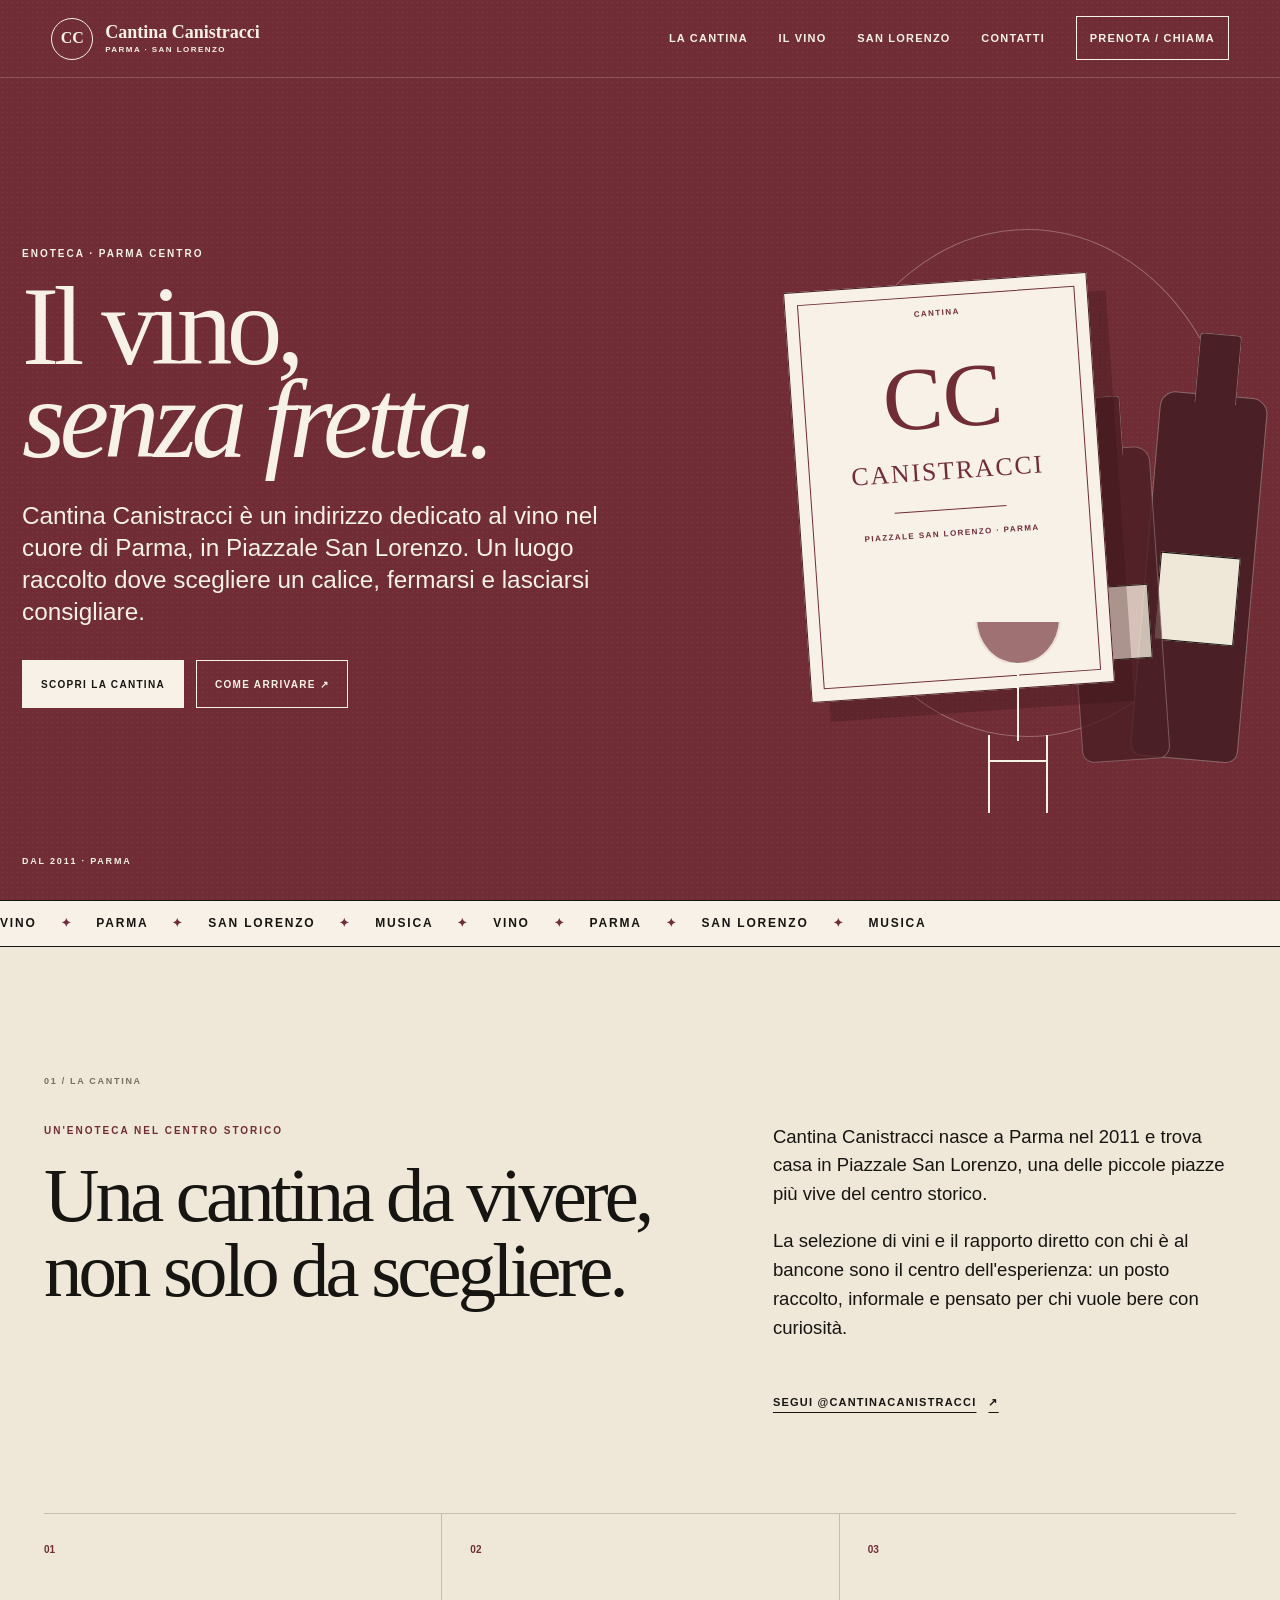
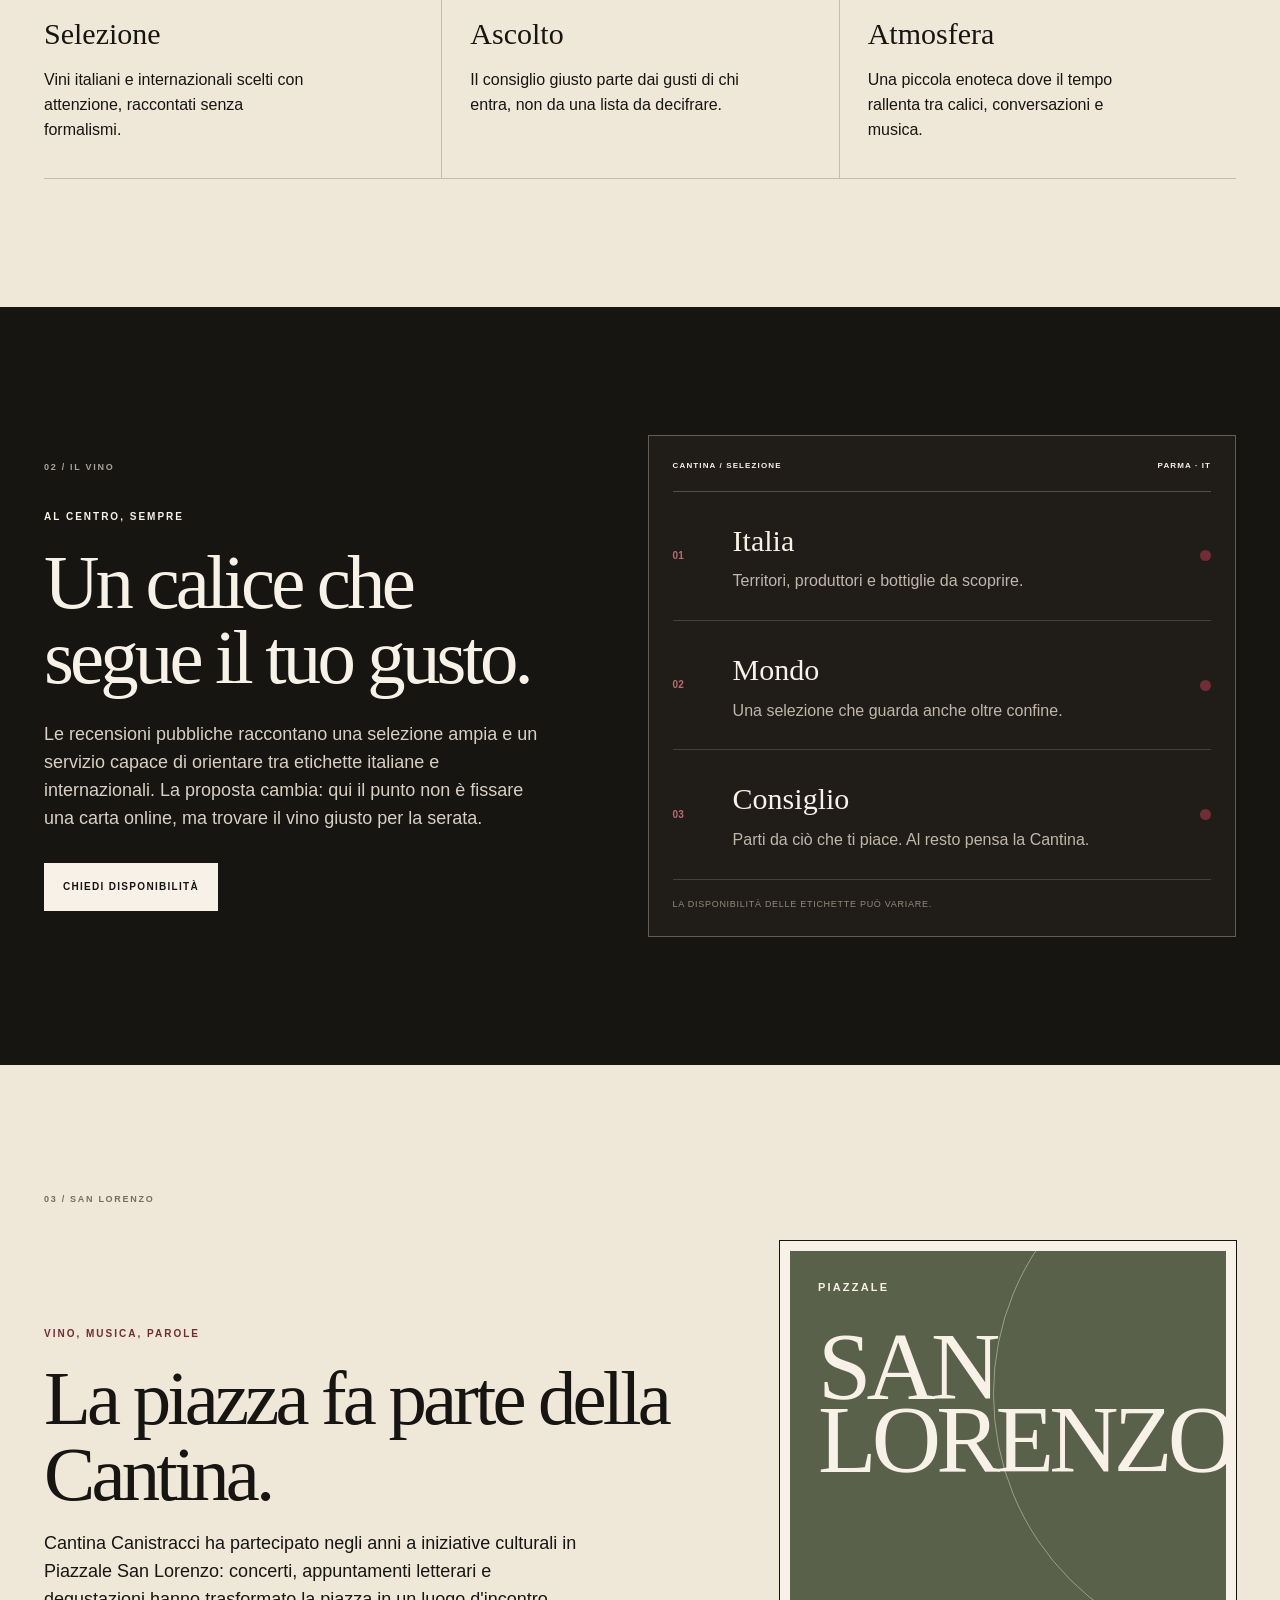
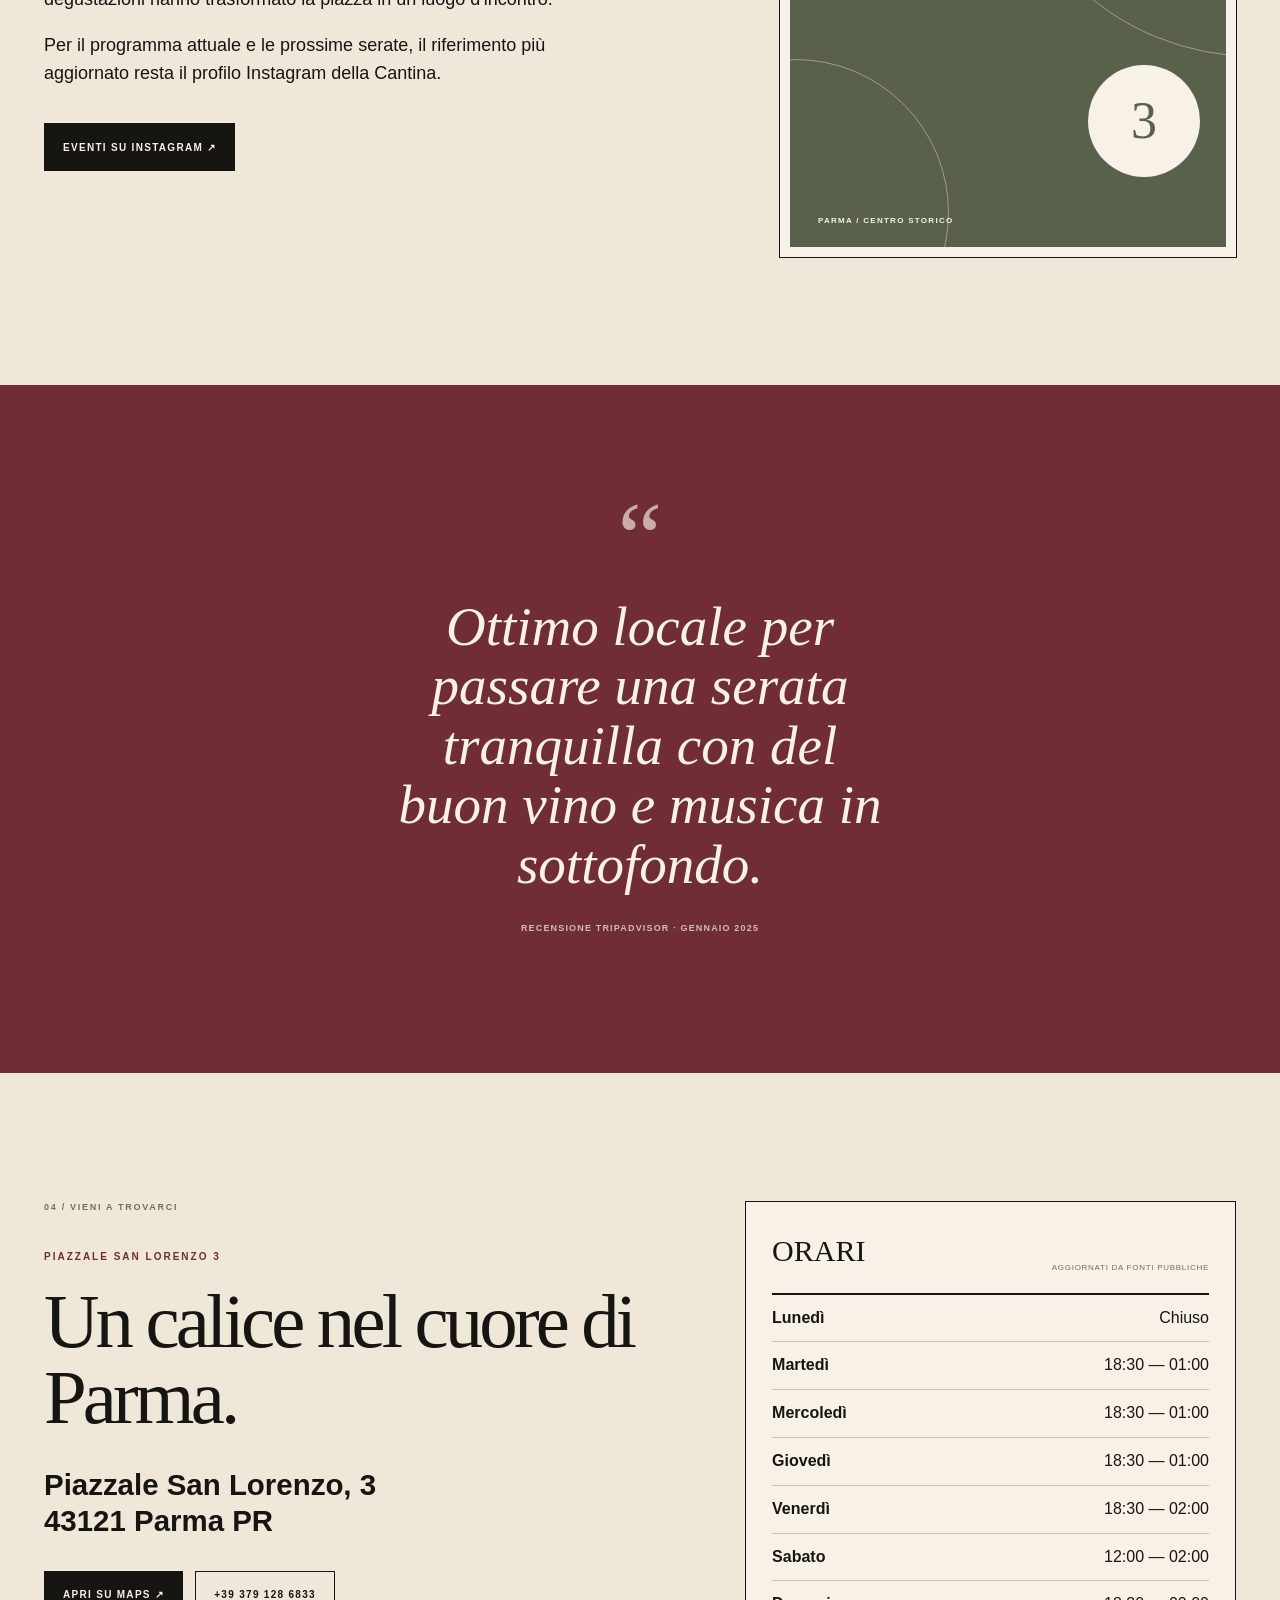
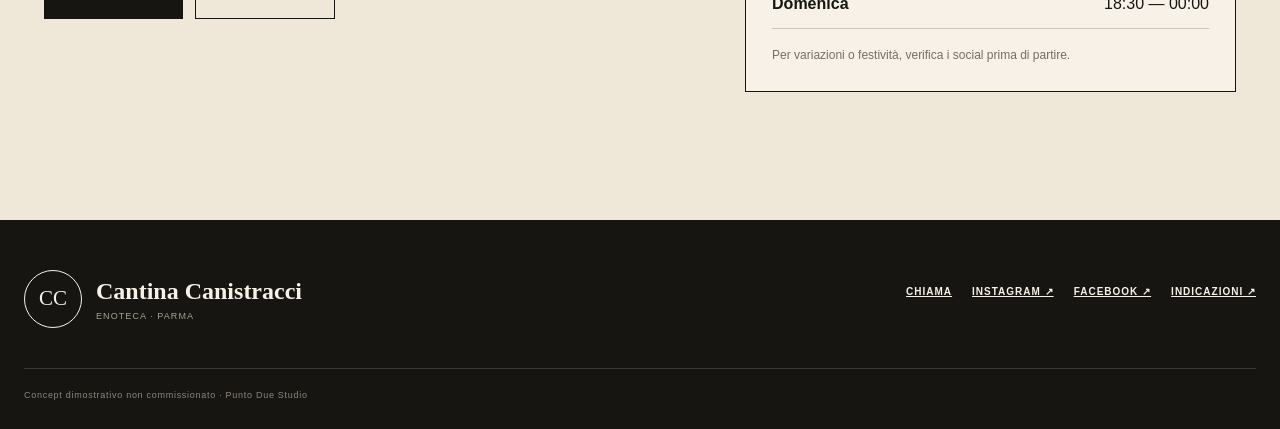
<file: index.html>
<!doctype html>
<html lang="it">
<head>
  <meta charset="utf-8">
  <meta name="viewport" content="width=device-width, initial-scale=1">
  <meta name="theme-color" content="#702d35">
  <title>Cantina Canistracci — Enoteca a Parma</title>
  <meta name="description" content="Concept demo per Cantina Canistracci, enoteca in Piazzale San Lorenzo a Parma: vino, atmosfera e cultura nel centro storico.">
  <meta property="og:title" content="Cantina Canistracci — Parma">
  <meta property="og:description" content="Enoteca in Piazzale San Lorenzo, nel centro storico di Parma. Vino, atmosfera e appuntamenti culturali.">
  <meta property="og:type" content="website">
  <meta name="twitter:card" content="summary">
  <link rel="icon" href="assets/favicon.svg" type="image/svg+xml">
  <script>document.documentElement.classList.add('motion-ready')</script>
  <link rel="stylesheet" href="styles.css">
  <link rel="stylesheet" href="assets/qa-fixes.css">
  <script type="application/ld+json">
  {
    "@context": "https://schema.org",
    "@type": "BarOrPub",
    "name": "Cantina Canistracci",
    "telephone": "+39 379 128 6833",
    "address": {
      "@type": "PostalAddress",
      "streetAddress": "Piazzale San Lorenzo 3",
      "postalCode": "43121",
      "addressLocality": "Parma",
      "addressRegion": "PR",
      "addressCountry": "IT"
    },
    "sameAs": [
      "https://www.instagram.com/cantinacanistracci/",
      "https://www.facebook.com/CantinaCanistracci"
    ]
  }
  </script>
</head>
<body>
  <a class="skip-link" href="#main">Vai al contenuto</a>

  <header class="site-header" data-header>
    <a class="brand" href="#top" aria-label="Cantina Canistracci, torna all'inizio">
      <span class="brand-mark">CC</span>
      <span class="brand-copy"><strong>Cantina Canistracci</strong><small>Parma · San Lorenzo</small></span>
    </a>
    <button class="menu-toggle" type="button" aria-expanded="false" aria-controls="site-nav" data-menu-toggle>
      <span class="sr-only">Apri menu</span><span></span><span></span>
    </button>
    <nav class="site-nav" id="site-nav" aria-label="Navigazione principale" data-nav>
      <a href="#cantina">La Cantina</a>
      <a href="#vino">Il vino</a>
      <a href="#san-lorenzo">San Lorenzo</a>
      <a href="#contatti">Contatti</a>
      <a class="nav-cta" href="tel:+393791286833">Prenota / Chiama</a>
    </nav>
  </header>

  <main id="main">
    <section class="hero" id="top" aria-labelledby="hero-title">
      <div class="hero-copy reveal">
        <p class="eyebrow">ENOTECA · PARMA CENTRO</p>
        <h1 id="hero-title">Il vino,<br><em>senza fretta.</em></h1>
        <p class="hero-lead">Cantina Canistracci è un indirizzo dedicato al vino nel cuore di Parma, in Piazzale San Lorenzo. Un luogo raccolto dove scegliere un calice, fermarsi e lasciarsi consigliare.</p>
        <div class="hero-actions">
          <a class="button button-light" href="#vino">Scopri la Cantina</a>
          <a class="button button-outline" href="https://www.google.com/maps/search/?api=1&query=Piazzale+San+Lorenzo+3+Parma" target="_blank" rel="noopener noreferrer">Come arrivare ↗</a>
        </div>
      </div>

      <div class="hero-art reveal" aria-hidden="true">
        <div class="label-card">
          <span class="label-top">CANTINA</span>
          <span class="label-initials">CC</span>
          <span class="label-name">CANISTRACCI</span>
          <span class="label-line"></span>
          <span class="label-place">PIAZZALE SAN LORENZO · PARMA</span>
        </div>
        <div class="bottle bottle-a"><span></span></div>
        <div class="bottle bottle-b"><span></span></div>
        <div class="glass"><span></span></div>
      </div>

      <p class="hero-note">DAL 2011 · PARMA</p>
    </section>

    <div class="marquee" aria-hidden="true">
      <div class="marquee-track"><span>VINO</span><i>✦</i><span>PARMA</span><i>✦</i><span>SAN LORENZO</span><i>✦</i><span>MUSICA</span><i>✦</i><span>VINO</span><i>✦</i><span>PARMA</span><i>✦</i><span>SAN LORENZO</span><i>✦</i><span>MUSICA</span></div>
    </div>

    <section class="section intro" id="cantina" aria-labelledby="intro-title">
      <div class="section-kicker reveal">01 / LA CANTINA</div>
      <div class="intro-grid">
        <div class="intro-heading reveal">
          <p class="eyebrow dark">UN'ENOTECA NEL CENTRO STORICO</p>
          <h2 id="intro-title">Una cantina da vivere, non solo da scegliere.</h2>
        </div>
        <div class="intro-copy reveal">
          <p>Cantina Canistracci nasce a Parma nel 2011 e trova casa in Piazzale San Lorenzo, una delle piccole piazze più vive del centro storico.</p>
          <p>La selezione di vini e il rapporto diretto con chi è al bancone sono il centro dell'esperienza: un posto raccolto, informale e pensato per chi vuole bere con curiosità.</p>
          <a class="text-link" href="https://www.instagram.com/cantinacanistracci/" target="_blank" rel="noopener noreferrer">Segui @cantinacanistracci <span>↗</span></a>
        </div>
      </div>
      <div class="principles" aria-label="Caratteristiche della Cantina">
        <article class="principle reveal"><span>01</span><h3>Selezione</h3><p>Vini italiani e internazionali scelti con attenzione, raccontati senza formalismi.</p></article>
        <article class="principle reveal"><span>02</span><h3>Ascolto</h3><p>Il consiglio giusto parte dai gusti di chi entra, non da una lista da decifrare.</p></article>
        <article class="principle reveal"><span>03</span><h3>Atmosfera</h3><p>Una piccola enoteca dove il tempo rallenta tra calici, conversazioni e musica.</p></article>
      </div>
    </section>

    <section class="wine-section" id="vino" aria-labelledby="wine-title">
      <div class="wine-inner">
        <div class="wine-copy reveal">
          <div class="section-kicker light">02 / IL VINO</div>
          <p class="eyebrow">AL CENTRO, SEMPRE</p>
          <h2 id="wine-title">Un calice che segue il tuo gusto.</h2>
          <p>Le recensioni pubbliche raccontano una selezione ampia e un servizio capace di orientare tra etichette italiane e internazionali. La proposta cambia: qui il punto non è fissare una carta online, ma trovare il vino giusto per la serata.</p>
          <a class="button button-light" href="tel:+393791286833">Chiedi disponibilità</a>
        </div>

        <div class="wine-ledger reveal" aria-label="Approccio alla selezione dei vini">
          <div class="ledger-head"><span>CANTINA / SELEZIONE</span><span>PARMA · IT</span></div>
          <div class="ledger-row"><strong>01</strong><div><h3>Italia</h3><p>Territori, produttori e bottiglie da scoprire.</p></div><span class="ledger-dot"></span></div>
          <div class="ledger-row"><strong>02</strong><div><h3>Mondo</h3><p>Una selezione che guarda anche oltre confine.</p></div><span class="ledger-dot"></span></div>
          <div class="ledger-row"><strong>03</strong><div><h3>Consiglio</h3><p>Parti da ciò che ti piace. Al resto pensa la Cantina.</p></div><span class="ledger-dot"></span></div>
          <div class="ledger-foot">La disponibilità delle etichette può variare.</div>
        </div>
      </div>
    </section>

    <section class="section culture" id="san-lorenzo" aria-labelledby="culture-title">
      <div class="section-kicker reveal">03 / SAN LORENZO</div>
      <div class="culture-grid">
        <div class="culture-copy reveal">
          <p class="eyebrow dark">VINO, MUSICA, PAROLE</p>
          <h2 id="culture-title">La piazza fa parte della Cantina.</h2>
          <p>Cantina Canistracci ha partecipato negli anni a iniziative culturali in Piazzale San Lorenzo: concerti, appuntamenti letterari e degustazioni hanno trasformato la piazza in un luogo d'incontro.</p>
          <p>Per il programma attuale e le prossime serate, il riferimento più aggiornato resta il profilo Instagram della Cantina.</p>
          <a class="button button-dark" href="https://www.instagram.com/cantinacanistracci/" target="_blank" rel="noopener noreferrer">Eventi su Instagram ↗</a>
        </div>
        <div class="culture-poster reveal" aria-hidden="true">
          <p class="poster-small">PIAZZALE</p>
          <p class="poster-big">SAN<br>LORENZO</p>
          <div class="poster-circle"><span>3</span></div>
          <p class="poster-foot">PARMA / CENTRO STORICO</p>
        </div>
      </div>
    </section>

    <section class="quote-section" aria-label="Recensione pubblica">
      <div class="quote-wrap reveal">
        <span class="quote-mark">“</span>
        <blockquote>Ottimo locale per passare una serata tranquilla con del buon vino e musica in sottofondo.</blockquote>
        <p>Recensione Tripadvisor · gennaio 2025</p>
      </div>
    </section>

    <section class="section visit" id="contatti" aria-labelledby="visit-title">
      <div class="visit-grid">
        <div class="visit-main reveal">
          <div class="section-kicker">04 / VIENI A TROVARCI</div>
          <p class="eyebrow dark">PIAZZALE SAN LORENZO 3</p>
          <h2 id="visit-title">Un calice nel cuore di Parma.</h2>
          <address>Piazzale San Lorenzo, 3<br>43121 Parma PR</address>
          <div class="visit-actions">
            <a class="button button-dark" href="https://www.google.com/maps/search/?api=1&query=Piazzale+San+Lorenzo+3+Parma" target="_blank" rel="noopener noreferrer">Apri su Maps ↗</a>
            <a class="button button-border" href="tel:+393791286833">+39 379 128 6833</a>
          </div>
        </div>

        <div class="hours-card reveal">
          <div class="hours-head"><span>ORARI</span><small>aggiornati da fonti pubbliche</small></div>
          <dl>
            <div><dt>Lunedì</dt><dd>Chiuso</dd></div>
            <div><dt>Martedì</dt><dd>18:30 — 01:00</dd></div>
            <div><dt>Mercoledì</dt><dd>18:30 — 01:00</dd></div>
            <div><dt>Giovedì</dt><dd>18:30 — 01:00</dd></div>
            <div><dt>Venerdì</dt><dd>18:30 — 02:00</dd></div>
            <div><dt>Sabato</dt><dd>12:00 — 02:00</dd></div>
            <div><dt>Domenica</dt><dd>18:30 — 00:00</dd></div>
          </dl>
          <p>Per variazioni o festività, verifica i social prima di partire.</p>
        </div>
      </div>
    </section>
  </main>

  <footer class="site-footer">
    <div class="footer-brand"><span>CC</span><div><strong>Cantina Canistracci</strong><small>Enoteca · Parma</small></div></div>
    <div class="footer-links">
      <a href="tel:+393791286833">Chiama</a>
      <a href="https://www.instagram.com/cantinacanistracci/" target="_blank" rel="noopener noreferrer">Instagram ↗</a>
      <a href="https://www.facebook.com/CantinaCanistracci" target="_blank" rel="noopener noreferrer">Facebook ↗</a>
      <a href="https://www.google.com/maps/search/?api=1&query=Piazzale+San+Lorenzo+3+Parma" target="_blank" rel="noopener noreferrer">Indicazioni ↗</a>
    </div>
    <p class="demo-note">Concept dimostrativo non commissionato · Punto Due Studio</p>
  </footer>

  <nav class="mobile-dock" aria-label="Azioni rapide">
    <a href="tel:+393791286833"><span>☎</span>Chiama</a>
    <a href="https://www.google.com/maps/search/?api=1&query=Piazzale+San+Lorenzo+3+Parma" target="_blank" rel="noopener noreferrer"><span>⌖</span>Maps</a>
    <a href="https://www.instagram.com/cantinacanistracci/" target="_blank" rel="noopener noreferrer"><span>◎</span>Instagram</a>
  </nav>

  <script src="script.js" defer></script>
</body>
</html>
</file>
<file: styles.css>
:root{--ink:#171512;--paper:#efe7d8;--paper-2:#f7f1e7;--wine:#702d35;--wine-dark:#4b1f26;--olive:#59614a;--muted:#766e62;--line:rgba(23,21,18,.2);--max:1240px}*{box-sizing:border-box}html{scroll-behavior:smooth}body{margin:0;background:var(--paper);color:var(--ink);font-family:Arial,"Helvetica Neue",sans-serif;line-height:1.55;overflow-x:hidden}body.menu-open{overflow:hidden}a{color:inherit}button,a{-webkit-tap-highlight-color:transparent}.skip-link{position:fixed;left:12px;top:-60px;z-index:100;background:var(--paper-2);color:var(--ink);padding:10px 14px;border:2px solid var(--ink)}.skip-link:focus{top:12px}.sr-only{position:absolute;width:1px;height:1px;overflow:hidden;clip:rect(0 0 0 0);white-space:nowrap}.site-header{position:fixed;z-index:50;inset:0 0 auto;min-height:78px;padding:12px clamp(18px,4vw,56px);display:flex;align-items:center;justify-content:space-between;color:var(--paper-2);border-bottom:1px solid rgba(247,241,231,.18);transition:background .25s,color .25s,border-color .25s}.site-header.scrolled{background:rgba(239,231,216,.94);color:var(--ink);border-color:var(--line);backdrop-filter:blur(10px)}.brand{display:flex;align-items:center;gap:12px;text-decoration:none}.brand-mark{width:42px;height:42px;border:1px solid currentColor;border-radius:50%;display:grid;place-items:center;font-family:Georgia,serif;font-size:16px;font-weight:700}.brand-copy{display:grid;line-height:1.05;gap:4px}.brand-copy strong{font-family:Georgia,serif;font-size:18px;font-weight:700}.brand-copy small{font-size:8px;letter-spacing:.18em;text-transform:uppercase;font-weight:700}.site-nav{display:flex;align-items:center;gap:clamp(18px,2.4vw,34px);font-size:11px;letter-spacing:.11em;text-transform:uppercase;font-weight:800}.site-nav a{text-decoration:none;position:relative}.site-nav>a:not(.nav-cta)::after{content:"";position:absolute;left:0;bottom:-5px;width:100%;height:1px;background:currentColor;transform:scaleX(0);transform-origin:right;transition:transform .2s}.site-nav>a:not(.nav-cta):hover::after,.site-nav>a:not(.nav-cta):focus-visible::after{transform:scaleX(1);transform-origin:left}.nav-cta{border:1px solid currentColor;padding:10px 13px}.menu-toggle{display:none}.hero{min-height:100svh;position:relative;overflow:hidden;background:var(--wine);color:var(--paper-2);display:grid;grid-template-columns:minmax(0,1fr) minmax(330px,.8fr);align-items:center;gap:clamp(42px,7vw,110px);padding:128px max(22px,calc((100vw - var(--max))/2)) 74px}.hero:before{content:"";position:absolute;inset:0;opacity:.14;background-image:radial-gradient(rgba(255,255,255,.6) .65px,transparent .65px);background-size:5px 5px;pointer-events:none}.hero-copy{position:relative;z-index:2;max-width:720px}.eyebrow{margin:0 0 20px;font-size:10px;font-weight:900;letter-spacing:.2em;text-transform:uppercase}.eyebrow.dark{color:var(--wine)}.hero h1,.intro h2,.wine-copy h2,.culture h2,.visit h2{margin:0;letter-spacing:-.05em}.hero h1{font-family:Georgia,serif;font-size:clamp(62px,8.7vw,138px);line-height:.83;font-weight:400}.hero h1 em{font-weight:400}.hero-lead{margin:34px 0 0;max-width:620px;font-size:clamp(18px,1.9vw,26px);line-height:1.32}.hero-actions,.visit-actions{display:flex;gap:12px;flex-wrap:wrap;margin-top:32px}.button{min-height:48px;display:inline-flex;align-items:center;justify-content:center;padding:13px 18px;border:1px solid currentColor;text-decoration:none;font-size:10px;font-weight:900;letter-spacing:.13em;text-transform:uppercase;transition:transform .2s,background .2s,color .2s}.button:hover,.button:focus-visible{transform:translateY(-2px)}.button-light{background:var(--paper-2);color:var(--ink);border-color:var(--paper-2)}.button-light:hover,.button-light:focus-visible{background:var(--ink);border-color:var(--ink);color:var(--paper-2)}.button-outline{background:transparent}.button-outline:hover,.button-outline:focus-visible{background:var(--paper-2);color:var(--ink)}.button-dark{background:var(--ink);color:var(--paper-2);border-color:var(--ink)}.button-dark:hover,.button-dark:focus-visible{background:var(--wine);border-color:var(--wine)}.button-border{background:transparent;color:var(--ink)}.button-border:hover,.button-border:focus-visible{background:var(--ink);color:var(--paper-2)}.hero-art{position:relative;width:min(100%,490px);aspect-ratio:.83;justify-self:end}.hero-art:after{content:"";position:absolute;inset:8% 4% 6% 10%;border:1px solid rgba(247,241,231,.3);border-radius:50%}.label-card{position:absolute;z-index:4;left:6%;top:17%;width:62%;aspect-ratio:.74;background:var(--paper-2);color:var(--wine);border:1px solid var(--wine-dark);box-shadow:18px 20px 0 rgba(47,13,19,.25);transform:rotate(-4deg);padding:24px;display:flex;flex-direction:column;text-align:center;align-items:center}.label-card:before{content:"";position:absolute;inset:12px;border:1px solid var(--wine)}.label-top,.label-place{position:relative;z-index:1;font-size:8px;letter-spacing:.18em;font-weight:800}.label-initials{position:relative;z-index:1;margin-top:42px;font-family:Georgia,serif;font-size:clamp(62px,7vw,100px);line-height:.8}.label-name{position:relative;z-index:1;margin-top:18px;font-family:Georgia,serif;font-size:clamp(17px,2vw,26px);letter-spacing:.08em}.label-line{position:relative;z-index:1;width:44%;height:1px;background:var(--wine);margin:18px 0}.bottle{position:absolute;z-index:2;bottom:2%;width:22%;height:62%;background:var(--wine-dark);border-radius:16px 16px 12px 12px;border:1px solid rgba(247,241,231,.35)}.bottle:before{content:"";position:absolute;width:38%;height:19%;left:31%;top:-17%;background:var(--wine-dark);border-radius:4px 4px 0 0;border:1px solid rgba(247,241,231,.35);border-bottom:0}.bottle span{position:absolute;left:12%;right:12%;top:44%;height:24%;background:var(--paper);border:1px solid var(--ink)}.bottle-a{right:1%;transform:rotate(5deg)}.bottle-b{right:20%;height:53%;width:18%;opacity:.8;transform:rotate(-4deg)}.glass{position:absolute;z-index:5;right:38%;bottom:1%;width:22%;height:33%}.glass:before{content:"";position:absolute;left:10%;right:10%;top:0;height:47%;border:2px solid rgba(247,241,231,.85);border-top:0;border-radius:0 0 50% 50%;background:linear-gradient(to top,rgba(112,45,53,.65) 0 45%,transparent 45%)}.glass:after{content:"";position:absolute;left:49%;top:47%;width:2px;height:40%;background:var(--paper-2);box-shadow:-29px 72px 0 0 var(--paper-2),29px 72px 0 0 var(--paper-2)}.glass span{position:absolute;left:23%;right:23%;bottom:2%;height:2px;background:var(--paper-2)}.hero-note{position:absolute;bottom:22px;left:max(22px,calc((100vw - var(--max))/2));font-size:9px;font-weight:900;letter-spacing:.2em}.marquee{overflow:hidden;background:var(--paper-2);border-block:1px solid var(--ink)}.marquee-track{width:max-content;display:flex;gap:24px;align-items:center;padding:13px 0;font-size:12px;font-weight:900;letter-spacing:.15em;animation:marquee 25s linear infinite}.marquee-track i{color:var(--wine);font-style:normal}@keyframes marquee{to{transform:translateX(-50%)}}.section{max-width:var(--max);margin:0 auto;padding:clamp(82px,10vw,150px) 24px}.section-kicker{margin-bottom:34px;color:var(--muted);font-size:9px;font-weight:900;letter-spacing:.19em;text-transform:uppercase}.section-kicker.light{color:rgba(247,241,231,.64)}.intro-grid{display:grid;grid-template-columns:1.15fr .85fr;gap:clamp(48px,8vw,118px);align-items:start}.intro h2,.culture h2,.visit h2,.wine-copy h2{font-family:Georgia,serif;font-size:clamp(46px,6vw,88px);line-height:.98;font-weight:400}.intro-copy{max-width:550px;font-size:clamp(17px,1.45vw,20px)}.intro-copy p:first-child{margin-top:0}.text-link{display:inline-flex;gap:12px;align-items:center;margin-top:20px;font-size:11px;font-weight:900;letter-spacing:.11em;text-transform:uppercase;text-underline-offset:6px}.principles{margin-top:88px;display:grid;grid-template-columns:repeat(3,1fr);border-block:1px solid var(--line)}.principle{padding:28px 28px 36px 0;min-height:250px}.principle+.principle{border-left:1px solid var(--line);padding-left:28px}.principle>span{display:block;color:var(--wine);font-size:10px;font-weight:900;margin-bottom:54px}.principle h3{margin:0 0 10px;font-family:Georgia,serif;font-size:30px;font-weight:400}.principle p{margin:0;max-width:31ch}.wine-section{background:var(--ink);color:var(--paper-2)}.wine-inner{max-width:var(--max);margin:0 auto;padding:clamp(85px,10vw,150px) 24px;display:grid;grid-template-columns:.92fr 1.08fr;gap:clamp(48px,8vw,110px);align-items:center}.wine-copy>p:last-of-type{max-width:52ch;font-size:18px;margin:26px 0 30px;color:#d8d0c3}.wine-ledger{border:1px solid rgba(247,241,231,.3);padding:24px;background:#201d19}.ledger-head{display:flex;justify-content:space-between;gap:20px;padding-bottom:18px;border-bottom:1px solid rgba(247,241,231,.24);font-size:8px;font-weight:900;letter-spacing:.14em}.ledger-row{display:grid;grid-template-columns:44px 1fr auto;gap:16px;align-items:center;padding:26px 0;border-bottom:1px solid rgba(247,241,231,.16)}.ledger-row>strong{color:#b76b72;font-size:10px}.ledger-row h3{margin:0 0 5px;font-family:Georgia,serif;font-size:30px;font-weight:400}.ledger-row p{margin:0;color:#bfb7aa}.ledger-dot{width:11px;height:11px;border-radius:50%;background:var(--wine)}.ledger-foot{padding-top:18px;color:#91897d;font-size:9px;letter-spacing:.08em;text-transform:uppercase}.culture-grid{display:grid;grid-template-columns:1fr .72fr;gap:clamp(52px,8vw,120px);align-items:center}.culture-copy>p:not(.eyebrow){max-width:55ch;font-size:18px}.culture-copy .button{margin-top:18px}.culture-poster{aspect-ratio:.74;background:var(--olive);color:var(--paper-2);position:relative;overflow:hidden;padding:28px;border:10px solid var(--paper-2);box-shadow:0 0 0 1px var(--ink);transform:rotate(1.5deg)}.culture-poster:before,.culture-poster:after{content:"";position:absolute;border:1px solid rgba(247,241,231,.42);border-radius:50%}.culture-poster:before{width:120%;aspect-ratio:1;right:-67%;top:-20%}.culture-poster:after{width:70%;aspect-ratio:1;left:-34%;bottom:-20%}.poster-small{margin:0;font-size:11px;font-weight:900;letter-spacing:.2em}.poster-big{margin:34px 0 0;font-family:Georgia,serif;font-size:clamp(58px,7.5vw,105px);line-height:.77;letter-spacing:-.05em}.poster-circle{position:absolute;width:112px;height:112px;right:26px;bottom:70px;border-radius:50%;background:var(--paper-2);color:var(--olive);display:grid;place-items:center}.poster-circle span{font-family:Georgia,serif;font-size:52px}.poster-foot{position:absolute;bottom:20px;left:28px;margin:0;font-size:8px;font-weight:900;letter-spacing:.16em}.quote-section{background:var(--wine);color:var(--paper-2);padding:clamp(80px,10vw,140px) 24px}.quote-wrap{max-width:1000px;margin:0 auto;text-align:center}.quote-mark{display:block;font-family:Georgia,serif;font-size:100px;line-height:.5;opacity:.65}.quote-wrap blockquote{margin:34px auto 28px;font-family:Georgia,serif;font-size:clamp(30px,4.3vw,62px);line-height:1.08;font-style:italic;max-width:18ch}.quote-wrap p{font-size:9px;font-weight:900;letter-spacing:.13em;text-transform:uppercase;opacity:.72}.visit-grid{display:grid;grid-template-columns:1fr .82fr;gap:clamp(48px,8vw,110px);align-items:start}.visit address{margin:32px 0 0;font-style:normal;font-size:clamp(22px,2.3vw,33px);line-height:1.22;font-weight:700}.hours-card{background:var(--paper-2);border:1px solid var(--ink);padding:26px}.hours-head{display:flex;align-items:end;justify-content:space-between;gap:20px;padding-bottom:18px;border-bottom:2px solid var(--ink)}.hours-head span{font-family:Georgia,serif;font-size:30px}.hours-head small{color:var(--muted);font-size:8px;text-transform:uppercase;letter-spacing:.09em;text-align:right}.hours-card dl{margin:0}.hours-card dl div{display:flex;justify-content:space-between;gap:20px;padding:11px 0;border-bottom:1px solid var(--line)}.hours-card dt{font-weight:700}.hours-card dd{margin:0;font-variant-numeric:tabular-nums}.hours-card>p{margin:17px 0 0;color:var(--muted);font-size:12px}.site-footer{background:var(--ink);color:var(--paper-2);padding:50px max(24px,calc((100vw - var(--max))/2)) 26px;display:grid;grid-template-columns:1fr auto;gap:40px;align-items:start}.footer-brand{display:flex;align-items:center;gap:14px}.footer-brand>span{width:58px;height:58px;border:1px solid currentColor;border-radius:50%;display:grid;place-items:center;font-family:Georgia,serif;font-size:21px}.footer-brand div{display:grid}.footer-brand strong{font-family:Georgia,serif;font-size:24px}.footer-brand small{color:#aaa194;text-transform:uppercase;letter-spacing:.12em;font-size:9px}.footer-links{display:flex;flex-wrap:wrap;justify-content:flex-end;gap:20px;font-size:10px;font-weight:900;text-transform:uppercase;letter-spacing:.1em}.demo-note{grid-column:1/-1;border-top:1px solid rgba(247,241,231,.16);padding-top:20px;margin:0;color:#8f877b;font-size:9px;letter-spacing:.08em}.mobile-dock{display:none}.reveal{opacity:0;transform:translateY(24px);transition:opacity .65s,transform .65s}.reveal.is-visible{opacity:1;transform:none}:focus-visible{outline:3px solid #e5c064;outline-offset:4px}@media(max-width:980px){.hero{grid-template-columns:1fr;padding-top:145px}.hero-art{width:min(72vw,440px);justify-self:end;margin-top:16px}.site-nav{position:fixed;inset:78px 0 0;background:var(--ink);color:var(--paper-2);flex-direction:column;align-items:flex-start;padding:44px 24px;gap:0;transform:translateX(100%);transition:transform .25s}.site-nav.open{transform:none}.site-nav a{width:100%;padding:17px 0;border-bottom:1px solid rgba(247,241,231,.17);font-size:15px}.nav-cta{border:0}.menu-toggle{display:grid;width:44px;height:44px;place-content:center;gap:7px;border:0;background:transparent;color:inherit;cursor:pointer}.menu-toggle span:not(.sr-only){display:block;width:28px;height:2px;background:currentColor;transition:transform .2s}.menu-toggle[aria-expanded="true"] span:nth-child(2){transform:translateY(4.5px) rotate(45deg)}.menu-toggle[aria-expanded="true"] span:nth-child(3){transform:translateY(-4.5px) rotate(-45deg)}.intro-grid,.wine-inner,.culture-grid,.visit-grid{grid-template-columns:1fr}.wine-ledger{margin-top:16px}.culture-poster{width:min(70vw,460px);justify-self:end}.hours-card{max-width:620px}}@media(max-width:680px){body{padding-bottom:66px}.site-header{min-height:68px;padding:10px 16px}.site-nav{inset:68px 0 66px}.brand-mark{width:38px;height:38px}.brand-copy strong{font-size:15px}.brand-copy small{font-size:7px}.hero{min-height:auto;padding:120px 18px 54px;gap:30px}.hero h1{font-size:clamp(54px,16.7vw,82px)}.hero-lead{font-size:18px}.hero-actions .button{width:100%}.hero-art{width:min(88vw,380px);justify-self:center}.label-card{padding:18px}.label-initials{margin-top:32px}.hero-note{display:none}.marquee-track{font-size:10px}.section,.wine-inner{padding:78px 18px}.section-kicker{margin-bottom:26px}.intro h2,.wine-copy h2,.culture h2,.visit h2{font-size:clamp(40px,12vw,56px)}.intro-copy{font-size:17px}.principles{grid-template-columns:1fr;margin-top:52px}.principle{min-height:0;padding:24px 0 28px}.principle+.principle{border-left:0;border-top:1px solid var(--line);padding-left:0}.principle>span{margin-bottom:20px}.wine-ledger{padding:18px}.ledger-head{font-size:7px}.ledger-row{grid-template-columns:30px 1fr auto;padding:20px 0}.ledger-row h3{font-size:25px}.culture-poster{width:min(88vw,380px);justify-self:center;border-width:6px}.poster-big{font-size:18vw}.quote-section{padding:78px 18px}.quote-wrap blockquote{font-size:clamp(28px,9vw,42px)}.visit-actions .button{width:100%}.hours-head{align-items:start;flex-direction:column}.hours-head small{text-align:left}.site-footer{padding:42px 18px 24px;grid-template-columns:1fr}.footer-links{justify-content:flex-start}.demo-note{grid-column:1}.mobile-dock{position:fixed;z-index:60;inset:auto 0 0;min-height:66px;background:var(--paper-2);border-top:1px solid var(--ink);display:grid;grid-template-columns:repeat(3,1fr)}.mobile-dock a{min-height:64px;display:grid;place-items:center;align-content:center;gap:2px;text-decoration:none;border-right:1px solid var(--line);font-size:8px;font-weight:900;letter-spacing:.08em;text-transform:uppercase}.mobile-dock span{font-size:17px;line-height:1}}@media(max-width:360px){.hero{padding-left:14px;padding-right:14px}.brand-copy small{display:none}.section,.wine-inner{padding-left:14px;padding-right:14px}.culture-poster{width:90vw}.poster-circle{width:88px;height:88px;right:18px}.poster-circle span{font-size:40px}.footer-brand strong{font-size:20px}}@media(prefers-reduced-motion:reduce){html{scroll-behavior:auto}*,*:before,*:after{animation-duration:.01ms!important;animation-iteration-count:1!important;transition-duration:.01ms!important}.reveal{opacity:1;transform:none}}
</file>
<file: assets/qa-fixes.css>
.reveal{opacity:1;transform:none}.motion-ready .reveal{opacity:0;transform:translateY(24px)}.motion-ready .reveal.is-visible{opacity:1;transform:none}.site-nav>a:not(.nav-cta){padding-block:14px}.nav-cta{min-height:44px;display:inline-flex;align-items:center}.text-link,.footer-links a{min-height:44px;display:inline-flex;align-items:center}@media(max-width:980px){.site-nav a{min-height:48px}}@media(prefers-reduced-motion:reduce){.motion-ready .reveal{opacity:1;transform:none}}
</file>
